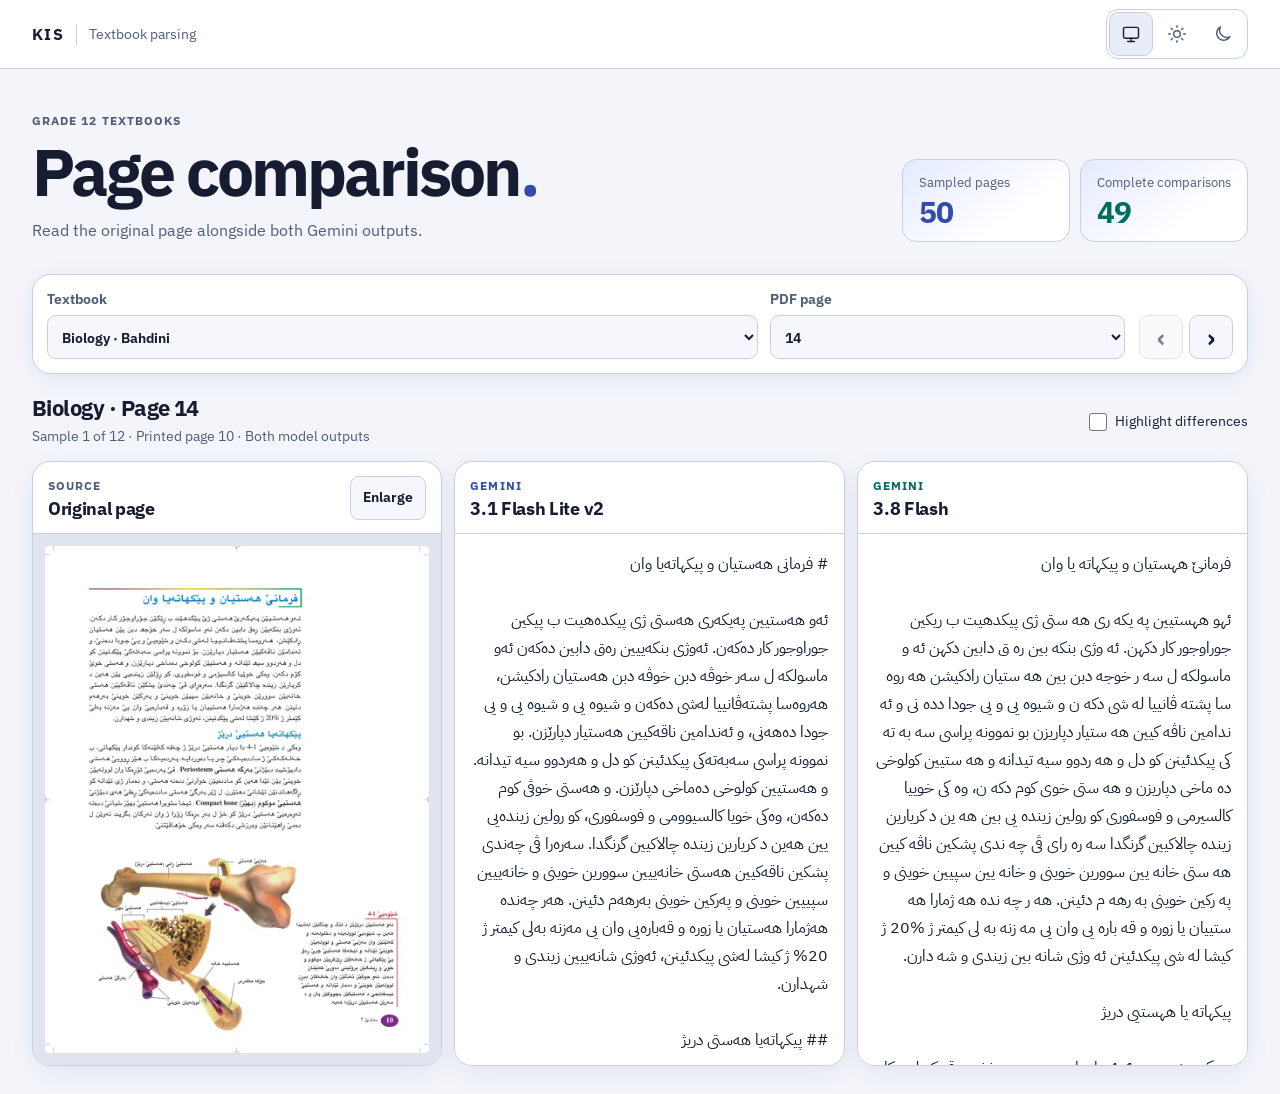
<file: index.html>
<!doctype html>
<html lang="en">
<head>
  <meta charset="utf-8">
  <meta name="viewport" content="width=device-width, initial-scale=1">
  <title>KIS · Page comparison</title>
  <link rel="canonical" href="./docs/">
</head>
<body>
  <a id="comparison" href="./docs/">Open the KIS page comparison</a>
  <script>
    const app = new URL(document.getElementById('comparison').href);
    app.search = window.location.search;
    app.hash = window.location.hash;
    window.location.replace(app.href);
  </script>
</body>
</html>
</file>
<file: docs/style.css>
@font-face {
  font-family: "IBM Plex Sans";
  src: url("fonts/IBMPlexSans-Latin.woff2") format("woff2");
  font-weight: 100 700;
  font-display: swap;
}
@font-face {
  font-family: "IBM Plex Sans Arabic";
  src: url("fonts/IBMPlexSansArabic-Regular.ttf") format("truetype");
  font-weight: 400;
  font-display: swap;
}
:root {
  color-scheme: dark;
  --bg: #101116;
  --surface: #191b23;
  --well: #12141b;
  --control: #21242f;
  --hover: #2c3140;
  --border: #373c4d;
  --ink: #f4f5fb;
  --muted: #abb2c7;
  --focus: #a9baff;
  --blue: #aebfff;
  --mint: #88e5d4;
  --gold: #f8d598;
  --gold-bg: #544024;
  --scan-bed: #282b35;
  --halo: #2c3355;
  --shadow: #0005;
  --radius: 18px;
  font: 100%/1.5 "IBM Plex Sans", "IBM Plex Sans Arabic", system-ui, sans-serif;
}
:root[data-theme="light"] {
  color-scheme: light;
  --bg: #f3f5fb;
  --surface: #fff;
  --well: #fff;
  --control: #f6f7fc;
  --hover: #e8edf9;
  --border: #c8d0e0;
  --ink: #161d30;
  --muted: #4f5d77;
  --focus: #2c46ad;
  --blue: #334bae;
  --mint: #006c60;
  --gold: #543900;
  --gold-bg: #ffe4a9;
  --scan-bed: #dfe4ee;
  --halo: #e4eaff;
  --shadow: #1d2c4b12;
}
* { box-sizing: border-box; }
[hidden] { display: none !important; }
body { margin: 0; background: var(--bg); color: var(--ink); }
.shell { width: min(100% - 64px, 1512px); margin-inline: auto; }
.masthead { border-bottom: 1px solid var(--border); background: var(--surface); }
.masthead-inner, .brand, .page-heading, .toolbar, .pagination, .dialog-header { display: flex; align-items: center; }
.masthead-inner { justify-content: space-between; gap: 10px; min-height: 68px; }
.brand { gap: 12px; font-size: .875rem; color: var(--muted); }
.brand strong { color: var(--ink); font-size: 1rem; font-weight: 700; letter-spacing: .08em; }
.theme { display: flex; flex: none; gap: 2px; padding: 2px; border: 1px solid var(--border); border-radius: 12px; background: var(--well); }
.theme button { display: grid; place-items: center; padding: 0; background: transparent; border-color: transparent; color: var(--muted); }
.theme button[aria-pressed="true"] { background: var(--hover); border-color: var(--border); color: var(--ink); }
.theme svg { width: 20px; height: 20px; fill: none; stroke: currentColor; stroke-width: 1.7; stroke-linecap: round; stroke-linejoin: round; }
.brand span { padding-inline-start: 12px; border-inline-start: 1px solid var(--border); }
.intro { display: flex; align-items: end; justify-content: space-between; gap: 24px; padding-block: 42px 32px; }
.eyebrow, .panel-label { color: var(--muted); margin: 0; font-size: .78rem; font-weight: 700; letter-spacing: .085em; text-transform: uppercase; }
h1, h2, h3, p { margin: 0; }
h1 { font-size: clamp(2.55rem, 5.15vw, 4.6rem); line-height: 1.04; letter-spacing: -.045em; margin-block: 7px 13px; }
h1 span { color: var(--blue); }
.lede { color: var(--muted); font-size: 1rem; }
.overview { margin: 0; display: grid; grid-template-columns: repeat(2, minmax(0, 1fr)); min-width: 290px; gap: 10px; }
.overview div { background: linear-gradient(145deg, var(--halo), var(--surface) 68%); border: 1px solid var(--border); border-radius: 14px; padding: 13px 16px; }
.overview dt { color: var(--muted); font-size: .8125rem; }
.overview dd { margin: 3px 0 0; color: var(--blue); font-size: 1.85rem; line-height: 1.1; font-weight: 700; letter-spacing: -.045em; font-variant-numeric: tabular-nums; }
.overview div + div dd { color: var(--mint); }
.toolbar { gap: 14px; align-items: end; padding: 14px; background: var(--surface); border: 1px solid var(--border); border-radius: var(--radius); box-shadow: 0 5px 22px var(--shadow); }
.fields { flex: 1; min-width: 0; display: grid; grid-template-columns: minmax(0, 2fr) minmax(0, 1fr); gap: 12px; }
.fields label { display: grid; gap: 5px; min-width: 0; color: var(--muted); font-size: .875rem; font-weight: 650; }
button, select { font: inherit; color: var(--ink); background: var(--control); border: 1px solid var(--border); border-radius: 9px; min-height: 44px; cursor: pointer; }
select { width: 100%; padding-inline: 10px 6px; font-size: .9rem; }
button { min-width: 44px; padding: 0 12px; font-size: .875rem; font-weight: 650; }
button:hover:enabled, select:hover:enabled { background: var(--hover); }
button:disabled, select:disabled { cursor: default; opacity: .55; }
:focus-visible { outline: 2px solid var(--focus); outline-offset: 2px; }
.pagination { gap: 6px; }
.pagination span { display: block; font-size: 1.65rem; line-height: 1; }
.page-heading { gap: 12px; flex-wrap: wrap; justify-content: space-between; align-items: center; padding-block: 22px 14px; }
.page-heading h2 { font-size: 1.35rem; line-height: 1.2; letter-spacing: -.025em; }
#page-label { margin-top: 4px; color: var(--muted); font-size: .875rem; }
.diff-switch { display: flex; min-height: 44px; align-items: center; gap: 8px; font-size: .875rem; cursor: pointer; }
.diff-switch:has(:disabled) { color: var(--muted); cursor: default; }
.diff-switch input { width: 18px; height: 18px; margin: 0; accent-color: var(--blue); }
.panels { display: grid; grid-template-columns: 1.05fr 1fr 1fr; align-items: start; gap: 12px; padding-bottom: 28px; }
.panel { min-width: 0; border: 1px solid var(--border); border-radius: var(--radius); background: var(--surface); box-shadow: 0 7px 24px var(--shadow); }
.panel > header { min-height: 72px; display: flex; align-items: center; justify-content: space-between; gap: 8px; padding: 11px 15px; border-bottom: 1px solid var(--border); }
.panel h3 { font-size: clamp(1rem, 1.4vw, 1.2rem); line-height: 1.2; letter-spacing: -.018em; margin-top: 3px; }
.left-panel .panel-label { color: var(--blue); }
.right-panel .panel-label { color: var(--mint); }
.well { height: clamp(385px, 59vh, 900px); overflow: auto; background: var(--well); border-radius: 0 0 calc(var(--radius) - 1px) calc(var(--radius) - 1px); }
.scan-well { background: var(--scan-bed); padding: 12px; }
.scan-well img { display: block; width: 100%; height: auto; border-radius: 4px; }
.output[dir="rtl"] { font-family: "IBM Plex Sans Arabic", "IBM Plex Sans", system-ui, sans-serif; }
.output { white-space: pre-wrap; overflow-wrap: anywhere; padding: 16px; font-size: 1rem; line-height: 1.75; }
.empty { white-space: normal; color: var(--muted); font-size: .9375rem; }
mark { color: inherit; background: transparent; }
.show-diff mark { color: var(--gold); background: var(--gold-bg); border-radius: 2px; }
.phone-controls { display: none; }
dialog { padding: 0; max-width: min(92vw, 1030px); max-height: 90dvh; width: 100%; border: 1px solid var(--border); color: var(--ink); background: var(--surface); border-radius: var(--radius); }
dialog::backdrop { background: #000b; }
.dialog-header { position: sticky; top: 0; background: var(--surface); justify-content: space-between; padding: 10px 15px; gap: 10px; }
.dialog-header h2 { font-size: 1rem; }
.dialog-controls { display: flex; align-items: center; gap: 6px; }
.dialog-controls [aria-pressed='true'] { background: var(--hover); border-color: var(--focus); }
.dialog-image { background: var(--scan-bed); padding: 8px; }
.dialog-image img { display: block; width: 100%; height: auto; }
.magnified .dialog-image img { width: 180%; max-width: none; }
#error { color: var(--gold); padding-block: 14px; }
.skip { position: absolute; inset-inline-start: 14px; top: -80px; background: var(--surface); color: var(--ink); padding: 10px; z-index: 3; }
.skip:focus { top: 8px; }
@media (max-width: 850px) {
  .shell { width: min(100% - 32px, 720px); }
  .intro { padding-block: 25px 22px; }
  .toolbar { gap: 8px; }
  .fields { grid-template-columns: 1fr .7fr; gap: 8px; }

  .panels { grid-template-columns: minmax(0, 1fr); }
  .panels article { display: none; }
  .panels[data-view="scan"] .scan-panel,
  .panels[data-view="left"] .left-panel,
  .panels[data-view="right"] .right-panel,
  .panels[data-view="models"] .panel:not(.scan-panel) { display: block; }
  .panels[data-view="models"] { grid-template-columns: repeat(2, minmax(0, 1fr)); }
  .well { height: auto; }
  .phone-controls { display: grid; grid-template-columns: 1fr 1.15fr .85fr .8fr; gap: 3px; background: var(--surface); border: 1px solid var(--border); border-radius: 12px; padding: 3px; margin-block-end: 10px; }
  .phone-controls button { border-color: transparent; background: transparent; padding-inline: 4px; }
  .phone-controls button[aria-pressed="true"] { background: var(--hover); border-color: var(--border); color: var(--ink); }
}
@media (max-width: 580px) {
  .intro { display: grid; gap: 17px; }
  .overview { min-width: 0; }
  .overview div { padding: 9px 12px; }
  .overview dd { font-size: 1.45rem; }
  .masthead-inner { min-height: 58px; }
  .brand { gap: 7px; }
  .brand span { padding-inline-start: 7px; }
  .toolbar { display: grid; grid-template-columns: minmax(0, 1fr) minmax(66px, .45fr) auto; padding: 9px; }
  .fields { display: contents; }
  .fields label:first-child { grid-column: 1 / -1; }
  .fields label:last-child { grid-column: 1 / span 2; }
  .pagination { justify-self: end; }
  .page-heading { padding-block: 15px 8px; gap: 4px 12px; }
  .panels[data-view="models"] { grid-template-columns: minmax(0, 1fr); }
  .panels[data-view="models"] .output { max-height: 48dvh; }
  .panel > header { min-height: 61px; }
}
@media (max-width: 365px) {
  .brand span { display: none; }
}
</file>
